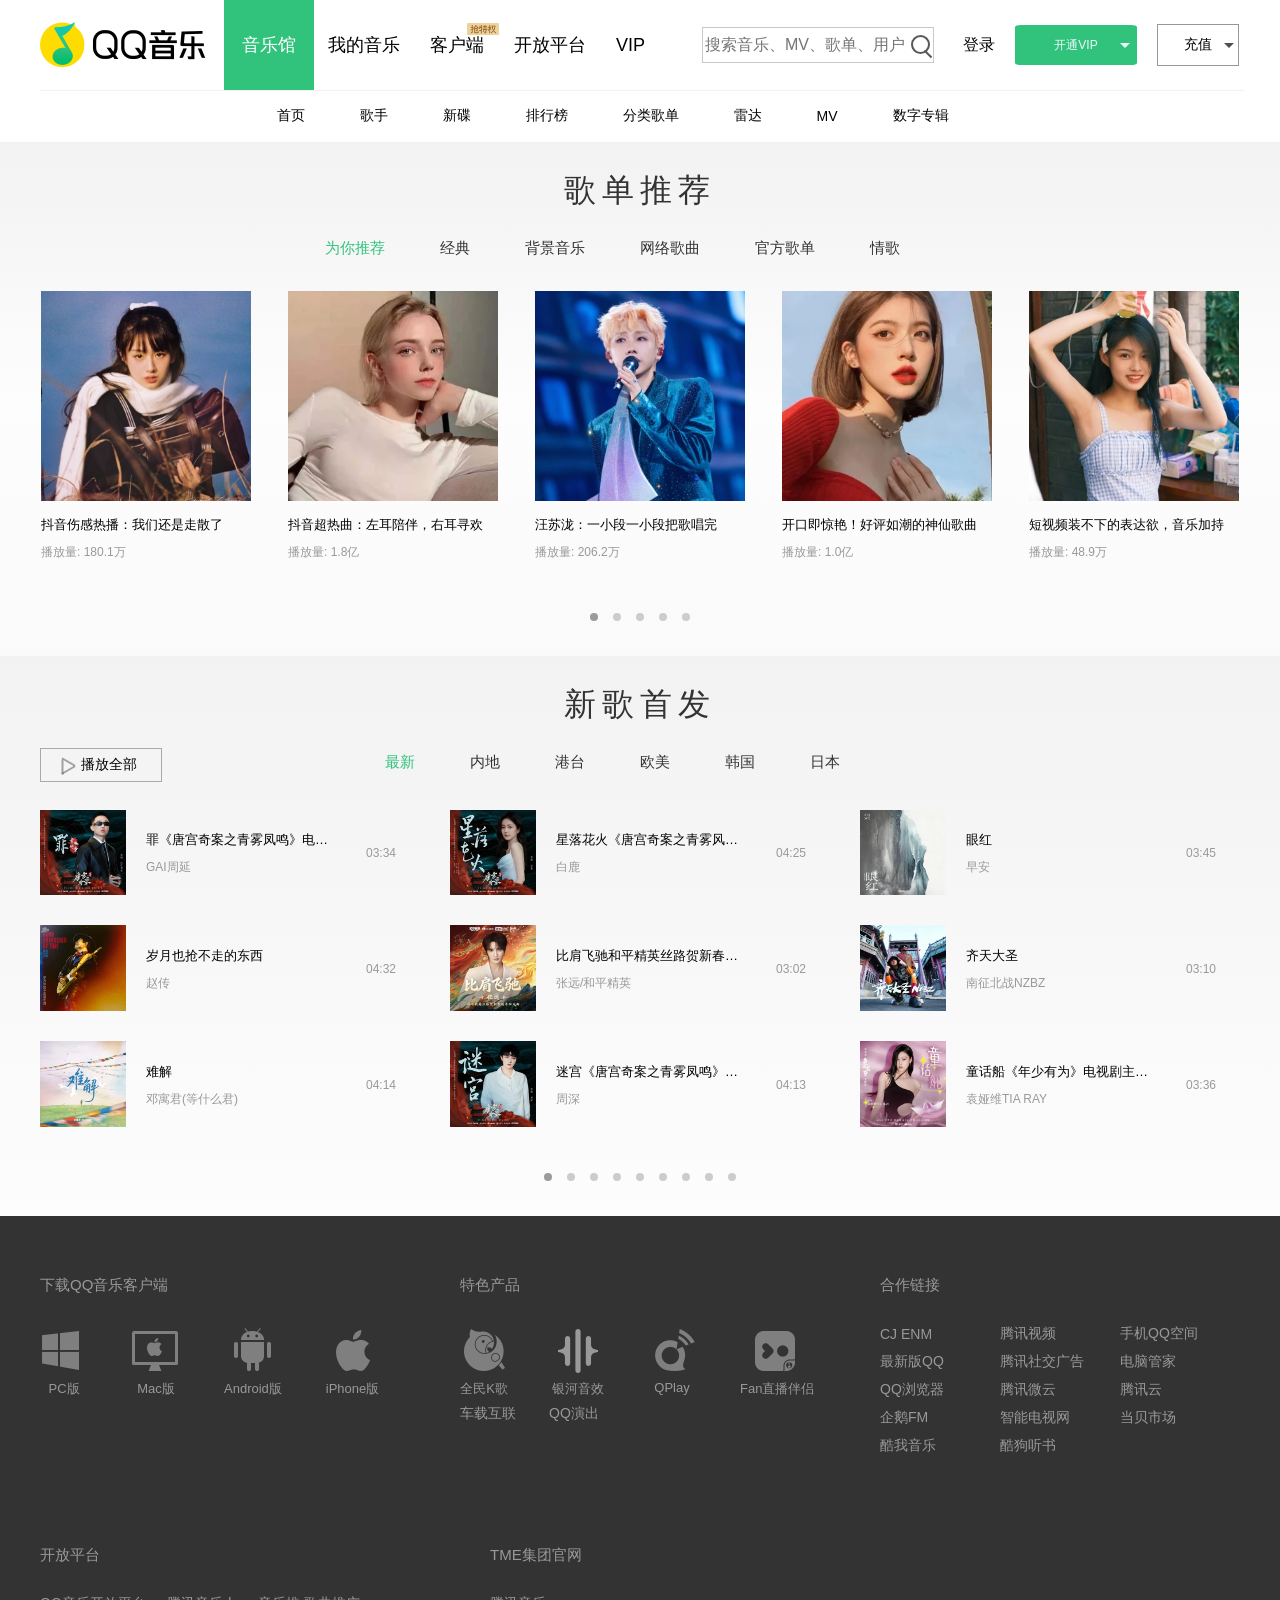
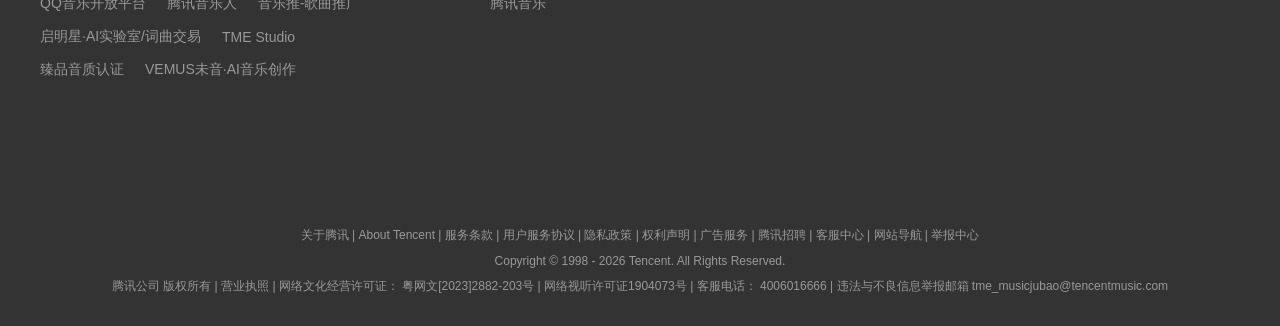
<file: index.html>
<!DOCTYPE html>
<html lang="zh-CN">
<head>
    <meta charset="UTF-8">
    <meta name="viewport" content="width=device-width, initial-scale=1.0">
    <title>QQ音乐-千万正版音乐海量无损曲库新歌热歌天天畅听的高品质音乐平台！</title>
    <link rel="stylesheet" href="./CSS/header.css">
    <link rel="stylesheet" href="./CSS/content.css">
    <link rel="stylesheet" href="./CSS/footer.css">
    <link rel="icon" href="./theContentphotos/photos/logo.png" type="image/png">
</head>
<body>
    <div class="thebiggestbox">

        <div class="header">

            <div class="nav theUnaualrule">

                <div class="nav_content nav_contentOne Center">

                    <div class="navlogo Center">
                        <img src="./theContentphotos/photos/navlogo.png" alt="navlogo" width="170px">
                    </div>

                    <div class="navdot Center">音乐馆</div>

                    <div class="navguideOne">
                        <a href="#" class="guidecontent">我的音乐</a>
                        <div id="khd">
                            <a href="#" class="guidecontent">客户端</a>
                            <img src="./theContentphotos/photos/mark_1.png" alt="" >
                            <div class="jlphoto">
                                <div class="contbox">
                                    <div class="Ii">
                                        <p><i></i>HQ高品质 全员开启</p>
                                        <p><i></i>独家音效 全面升级</p>
                                        <p><i></i>轻盈视觉 动态皮肤</p>
                                    </div>
                                    <span class="downLoad">下载体验</span>
                                </div>
                            </div>
                        </div>
                        <a href="#" class="guidecontent">开放平台</a>
                        <a href="#" class="guidecontent">VIP</a>
                    </div>

                    <div class="Center serch">
                        <div class="ser Center">
                            <input type="text" placeholder="搜索音乐、MV、歌单、用户" id="serch">
                            <button class="navbuttom">搜索</button>
                        </div>
                    </div>

                    <div class="logpage Center">
                        <a href="#" class="guidecontent dl">登录</a>
                        <div class="vip">
                            <a href="#" class="guidecontent dl Center" id="VIP">开通VIP</a>
                            <ul class="ulaa">
                                <li class="liOne liaa">开通超级会员</li>
                                <li class="liTwo liaa">开通绿钻豪华版</li>
                            </ul>
                        </div>
                        <div class="cz">
                            
                            <ul class="ulaa">
                                <li class="liOne liaa">购买乐币</li>
                                <li class="liTwo liaa piaoOne">充值饭票</li>
                                <li class="liTwo liaa piao">开具发票</li>
                            </ul>
                            <a href="#" class="guidecontent dl Center" id="CZ">充值</a>
                        </div>
                    </div>

                </div>
                <div class="nav_content Center" id="nav_contentTwo">
                    <a href="#" class="guidecontent guideBottom">首页</a>
                    <a href="#" class="guidecontent guideBottom">歌手</a>
                    <a href="#" class="guidecontent guideBottom">新碟</a>
                    <a href="#" class="guidecontent guideBottom">排行榜</a>
                    <a href="#" class="guidecontent guideBottom">分类歌单</a>
                    <a href="#" class="guidecontent guideBottom">雷达</a>
                    <a href="#" class="guidecontent guideBottom">MV</a>
                    <a href="#" class="guidecontent guideBottom">数字专辑</a>
                </div>
            </div>
        </div>
        <div class="content">

            <div class="muscontentOne">
                <div class="left" id="left1"></div>
                <div class="backgroudOne">
                    <div class="contName Center"><h2>歌单推荐</h2></div>

                    <div class="contguide Center">
                        <a href="" class="guidecontent guideBottom">为你推荐</a>
                        <a href="" class="guidecontent guideBottom">经典</a>
                        <a href="" class="guidecontent guideBottom">背景音乐</a>
                        <a href="" class="guidecontent guideBottom">网络歌曲</a>
                        <a href="" class="guidecontent guideBottom">官方歌单</a>
                        <a href="" class="guidecontent guideBottom">情歌</a>
                    </div>

                    <div class="tranOne">

                        <!-- 该部分在网页打开后由js导入 -->
                        <div class="contmusic">
                        
                        </div>
                    </div>

                    <div class="carouseldots">
                        <span class="sdot chageColor"></span>
                        <span class="sdot"></span>
                        <span class="sdot"></span>
                        <span class="sdot"></span>
                        <span class="sdot"></span>
                    </div>
                </div>
                <div class="right" id="right1"></div>
            </div>

            <div class="muscontentTwo">
                <div class="left" id="left2"></div>
                <div class="backgroudTwo">
                    <div class="contName Center"><h2>新歌首发</h2></div>

                    <div class="contguide Center guideTwo">
                        <span class="guidelogo"></span>
                        <a href="" class="guidecontent guideBottom">最新</a>
                        <a href="" class="guidecontent guideBottom">内地</a>
                        <a href="" class="guidecontent guideBottom">港台</a>
                        <a href="" class="guidecontent guideBottom">欧美</a>
                        <a href="" class="guidecontent guideBottom">韩国</a>
                        <a href="" class="guidecontent guideBottom">日本</a>
                    </div>

                    <div class="tranTwo">
                        <!-- 以下部分由js插入 -->
                        <div class="fbox">


                        </div>
                    </div>

                    <div class="carouseldots">
                        <span class="dotTwo chageColor"></span>
                        <span class="dotTwo"></span>
                        <span class="dotTwo"></span>
                        <span class="dotTwo"></span>
                        <span class="dotTwo"></span>
                        <span class="dotTwo"></span>
                        <span class="dotTwo"></span>
                        <span class="dotTwo"></span>
                        <span class="dotTwo"></span>
                    </div>
                </div>
                <div class="right" id="right2"></div>
            </div>
        </div>
        <div class="footer">
            <div class="foottxt theUnaualrule">
                <div class="bigBox Center">

                    <div class="footT">
                        <div class="http">
                            <p class="fz">下载QQ音乐客户端</p>
                            <div class="httper Center">
                                <a href="">
                                <!-- <img src="./theContentphotos/photos/PC版.png"  alt="PC版"> -->
                                 <span class="footlogo fLogo1"></span>
                                <p>PC版</p>
                                </a>
                                <a href="">
                                    <!-- <img src="./theContentphotos/photos/mac版.png"  alt=""> -->
                                     <span class="footlogo fLogo2"></span>
                                    <p>Mac版</p>
                                </a>
                                <a href="">
                                    <!-- <img src="./theContentphotos/photos/Android版.png"  alt=""> -->
                                     <span class="footlogo fLogo3"></span>
                                    <p>Android版</p>
                                </a>
                                <a href="">
                                    <!-- <img src="./theContentphotos/photos/ipone版.png"  alt=""> -->
                                     <span class="footlogo fLogo4"></span>
                                    <p>iPhone版</p>
                                </a>
                            </div>

                        </div>
                        <div class="http">
                            <p class="fz">开放平台</p>
                            <div class="hbox">
                                <a href="">QQ音乐开放平台</a>
                                <a href="">腾讯音乐人</a>
                                <a href="">音乐推-歌曲推广</a>
                                <a href="">启明星·AI实验室/词曲交易</a>
                                <a href="">TME Studio</a>
                                <a href="">臻品音质认证</a>
                                <a href="">VEMUS未音·AI音乐创作</a>
                            </div>
                        </div>
                    </div>

                    <div class="footT">
                        <div class="http">
                            <p class="fz">特色产品</p>
                            <div class="httper Center">
                                <a href="">
                                <!-- <img src="./theContentphotos/photos/Kge.png"  alt=""> -->
                                 <span class="footlogo fLogo5"></span>
                                <p>全民K歌</p>
                                </a>
                                <a href="">
                                    <!-- <img src="./theContentphotos/photos/yx.png"  alt=""> -->
                                     <span class="footlogo fLogo6"></span>
                                    <p>银河音效</p>
                                </a>
                                <a href="">
                                    <!-- <img src="./theContentphotos/photos/Qp.png"  alt=""> -->
                                     <span class="footlogo fLogo7"></span>
                                    <p>QPlay</p>
                                </a>
                                <a href="">
                                    <!-- <img src="./theContentphotos/photos/zb.png"  alt=""> -->
                                     <span class="footlogo fLogo8"></span>
                                    <p>Fan直播伴侣</p>
                                </a>
                            </div>

                            <div class="hbox">
                                <a href="" id="CZhl">车载互联</a>
                                <a href="" id="QQyc">QQ演出</a>
                            </div>
                        </div>
                        <div class="http dirright">
                            <p class="fz">TME集团官网</p>
                            <div class="hbox"><a href="">腾讯音乐</a></div>
                        </div>
                    </div>

                    <div class="footT3 footT">
                        <p class="fz">合作链接</p>
                        <div class="httpTwo">
                            <a href="">CJ ENM</a>
                            <a href="">腾讯视频</a>
                            <a href="">手机QQ空间</a>
                            <a href="">最新版QQ</a>
                            <a href="">腾讯社交广告</a>
                            <a href="">电脑管家</a>
                            <a href="">QQ浏览器</a>
                            <a href="">腾讯微云</a>
                            <a href="">腾讯云</a>
                            <a href="">企鹅FM</a>
                            <a href="">智能电视网</a>
                            <a href="">当贝市场</a>
                            <a href="">酷我音乐</a>
                            <a href="">酷狗听书</a>
                        </div>
                    </div>
                </div>
                <div class="smallBox">
                    <div class="Row">
                        <a href="">关于腾讯</a>
                        <span>|</span>
                        <a href="">About Tencent</a>
                        <span>|</span>
                        <a href="">服务条款</a>
                        <span>|</span>
                        <a href="">用户服务协议</a>
                        <span>|</span>
                        <a href="">隐私政策</a>
                        <span>|</span>
                        <a href="">权利声明</a>
                        <span>|</span>
                        <a href="">广告服务</a>
                        <span>|</span>
                        <a href="">腾讯招聘</a>
                        <span>|</span>
                        <a href="">客服中心</a>
                        <span>|</span>
                        <a href="">网站导航</a>
                        <span>|</span>
                        <a href="">举报中心</a>
                    </div>
                    <div class="Row">
                        <span>Copyright © 1998 - 2026 Tencent.</span>
                        <a href="">All Rights Reserved.</a>
                    </div>
                    <div class="Row">
                        <span>腾讯公司</span>
                        <a href="">版权所有</a>
                        <span>|</span>
                        <a href="">营业执照</a>
                        <span>|</span>
                        <span>网络文化经营许可证：</span>
                        <a href="">粤网文[2023]2882-203号</a>
                        <span>|</span>
                        <a href="">网络视听许可证1904073号</a>
                        <span>|</span>
                        <span>客服电话：</span>
                        <a href="">4006016666</a>
                        <span>|</span>
                        <span> 违法与不良信息举报邮箱</span>
                        <a href="">tme_musicjubao@tencentmusic.com</a>
                    </div>
                </div>
            </div>
        </div>
    </div>
<script src="./js/dateLoading.js"></script>
<script src="./js/dateLoadingTwo.js"></script>
<script src="./js/test.js"></script>
</body>
</html>
</file>
<file: CSS/header.css>
body {
    margin:0;
    font-size: 14px;
    padding: 0;
}
.theUnaualrule {
    width: 1200px;
    margin: 0 auto;
    display: flex;
}
.nav {
    flex-direction: column;
    height: 142px;
    gap: 16px;
}
.Center {
    display: flex;
    justify-content: center;
    align-items: center;
    margin: 0 auto;
}
.navlogo {
    width: 170px;
    height: 90px;
    cursor: pointer;
}
.navdot {
    width: 90px;
    height: 90px;
    cursor: pointer;
    background-color: rgb(49, 194, 124);
    color: rgb(255,255,255);
    font-size: 18px;
}
.guidecontent {
    text-decoration: none;
    color: black;
    font-size: 18px;
    margin-right: 30px;
}
.navguideOne {
    width: 360px;
    height: 90px;
    display: flex;
    align-items: center;
}
#serch {
    width: 230px;
}
#serch {
    border: none;
    outline: none;
    font-size: 16px;
}
.serch {
    height: 90px;
}
.ser {
    width: 230px;
    height: 34px;
    border: 1px solid rgb(201,201,201);
}
.navbuttom {
    border: none;
    background-color: transparent;
    width: 30px;
    height: 30px;
    position: relative;
    cursor: pointer;
    font-size: 0px;
}
.navbuttom::before {
    content: "";
    position: absolute;
    width: 15px;
    height: 15px;
    border-radius: 50%;
    border: 2px solid rgb(88,88,88);
    top: 17%;
    left: 17%;
    display: inline-block;
    cursor: pointer;
}
.navbuttom::after {
    content: "";
    position: absolute;
    width: 10px;
    height: 2px;
    background-color: rgb(88,88,88);
    bottom: 16%;
    right: 0%;
    transform: rotate(45deg);
    display: inline-block;
    cursor: pointer;
}
.logpage {
    width: 296px;
    height: 90px;
}
.dl {
    margin: 0 10px;
    font-size: 16px;
}
#VIP {
    width: 122px;
    height: 40px;
    border-radius: 5%;
    background-color: rgb(49,194,124);
    font-size: 12px;
    color: aliceblue;
    position: relative;
}
#VIP::after {
    content: "";
    width: 0;
    height: 0;
    margin-right: 0px;
    border-right: 5px solid transparent;
    border-left: 5px solid transparent;
    border-top: 5px solid aliceblue;
    position: absolute;
    right: 7px;
}
#CZ {
    width: 80px;
    height: 40px;
    border: 1px rgba(0, 0, 0, 0.406) solid;
    font-size: 14px;
    position: relative;
    margin-right: 0;
}
#CZ::after {
    content: "";
    width: 0;
    height: 0;
    margin-right: 0px;
    border-right: 5px solid transparent;
    border-left: 5px solid transparent;
    border-top: 5px solid rgba(0, 0, 0, 0.686);
    position: absolute;
    right: 4px;
}
.nav_contentOne {
    gap: 14px;
    border-bottom: 1.5px solid rgb(242,242,242);
}

.guideBottom {
    margin-right: 55px;
    font-size: 14px;
}
.guidecontent:hover {
    color: rgb(49, 194, 124);
    transition: all 0.1s;
}
 .navbuttom:hover::after {
    background-color: rgb(49, 194, 124);
    transition: all 0.1s;
 }
 .navbuttom:hover::before {
    border-color: rgb(49, 194, 124);
    transition: all 0.1s;
 }
 #CZ:hover {
    color: rgb(255,255,255);
    background-color: rgb(49, 194, 124);
    border: 1px transparent solid;
    transition: all 0.1s;
 }

 /* 后面补充的样式 */
 .vip {
    position: relative;
 }
 .ulaa {
    position: absolute;
    list-style: none;
    left: 11px;
    margin-top: 0px;
    cursor: pointer;
    display: none;
    border-radius: 5%;
    box-sizing: border-box;
    padding: 0;
 }
 .liaa {
    list-style: none;
    width: 122px;
    height: 38px;
    /* background-color: rgb(49, 194, 124); */
    box-sizing: border-box;
    border: 1px black solid;
    border: 1px solid #c9c9c9;
    font-size: 13px;
    line-height: 38px;
    text-align: center;
 }
 .vip:hover #VIP::after {
    border-top: none;
    border-left: 5px solid transparent;
    border-right: 5px solid transparent;
    border-bottom: 5px solid aliceblue;
 }
 .vip:hover .ulaa {
    display: block;
 }
 .liaa:hover {
    background-color: rgb(49, 194, 124);
    border: none;
    color: #fff;
 }
 .liOne {
    border-top: none;
    border-bottom: none;
 }
 .liTwo:hover {
    height: 38px;
 }
 .cz {
    position: relative;
 }
 .cz:hover #CZ::after {
    border-top: none;
    border-left: 5px solid transparent;
    border-right: 5px solid transparent;
    border-bottom: 5px solid aliceblue;
 }
 .cz:hover .ulaa {
    display: block;
 }
 .cz li {
    width: 83px;
 }
 .ulaa:hover + #CZ::after {
    border-bottom: 5px solid rgba(0, 0, 0, 0.686);;
 }
 .cz > ul {
    left: 10px;
    margin-top: 42px;
 }
 
 .cz li:nth-child(2):hover + .piao {
    opacity: 1;
 }
.piao{
    top: 38px;
    left: 82px;
    position: absolute;
    border: 1px solid #c9c9c9;
    border-left: none;
    opacity: 0;
 }
 .piao:hover {
    opacity: 1;
 }
 #khd {
    position: relative;
 }
 #khd > img {
    position: absolute;
    width: 32px;
    right: 15px;
    top: -10px;
 }
 .jlphoto {
    background-color: transparent;
    height: 190px;
    width: 160px;
     position: absolute;
     z-index: 2;
     display: flex;
     justify-content: center;
     align-items: center;
     top: 20px;
     left: 0px;
     display: none;
 }
 .contbox {
        background-color: #fff;
    height: 160px;
    width: 160px;
    display: flex;
     justify-content: center;
     align-items: center;
     flex-direction: column;
     border-radius: 7px;
     box-shadow: 1px 1px 5px rgba(0, 0, 0, 0.356);
 }
 .jlphoto:hover {
    display: flex;
 }
 #khd:hover .jlphoto {
    display: flex;
 }
 .Ii {
 
    display: flex;
    justify-content: center;
    align-items: center;
    flex-wrap: wrap;
    width: 140px;
    height: 120px;
    flex-direction: column;
 }
 .Ii > p {
    display: flex;
    width: 140px;
    height: 25px;
    font-size: 12px;
    text-align: center;
    /* justify-content: center; */
    gap: 10px;
    align-items: center;
 }
 .Ii i {
    margin-left: 10px;
    display: inline-block;
    width: 14px;
    height: 14px;
    background-image: url(../theContentphotos/photos/tub.png);
    line-height: 25px;
 }
 .Ii p:nth-child(1) > i {
    background-position: 0 0;
 }
 .Ii p:nth-child(2) > i {
    background-position: 0 -30px;
 }
 .Ii p:nth-child(3) > i {
    background-position: 0 -60px;
 }
 .downLoad {
    display: inline-block;
    width: 140px;
    text-align: center;
    background-color: rgb(49, 194, 124);
    border-radius: 15px;
    color: #fff;
    height: 25px;
    font-size: 14px;
    line-height: 25px;
    cursor: pointer;
 }
 .downLoad:hover {
    box-shadow: 0px 0px 2px rgba(0, 0, 0, 0.525);
 }
</file>
<file: CSS/content.css>
body {
     font-family: Tahoma, Arial, \5FAE\8F6F\96C5\9ED1, sans-serif;
}
h2 {
    font-family: poppin;
    font-size: 32px;
    font-weight: 550;
    letter-spacing: 6px;
}
.contName {
    width: 1200px;
    text-align: center;
    font-size: 24px;
    margin: 0 auto;
    font-weight: 500;
    font-family: poppin;
    color: #333;
}
.contguide {
    width: 1200px;
    margin-bottom: 30px;
}
.contguide > a:first-of-type {
    color: rgb(49, 194, 124);
}
.contguide > a {
    font-size: 15px;
    color: #333;
}
.contmusic {
    display: flex;
    flex-direction: row;
    margin: 0 auto;
    /* gap: 38px; */
    position: relative;
    height: 280px;
    transition: all 0.4s;
}
.midtip {
    margin: 0;
    font-size: 13px;
}
p {
    margin: 5px 0 5px 0;
}
.views {
    font-size: 12px;
    color: rgb(153,153,153);
    display: inline-block;
}
.carouseldots {
    margin: 0 auto;
    width: 1200px;
    text-align: center;
    margin-top: 45px;
    display: flex;
    justify-content: center;
    gap: 15px;
    padding-bottom: 35px;
}
.sdot,
.dotTwo {
    width: 8px;
    height: 8px;
    background-color: #ccc;
    display: inline-block;
    border-radius: 50%;
    cursor: pointer;
}
.sdot:hover,.dotTwo:hover {
    background-color: rgb(155,155,155);
    transition: all 0.1s;
}
.muscontentOne {
    background: linear-gradient(to bottom, rgb(242,242,242) 0%, rgb(253,253,253) 50%,rgb(250,250,250) 100%);
    position: relative;
}

.muscontentTwo {
        background: linear-gradient(to bottom, rgb(242,242,242) 0%, rgb(253,253,253) 100%);
        position: relative;
}
.outbox {
    width: 210px;
}
.innerbox {
    overflow: hidden;
    width: 210px;
    height: 210px;
    position: relative;
    cursor: pointer;
}
.outbox > p:first-of-type{
    margin-top: 15px;
}
.markOne::before, 
.markOne::after,
.markTwo::before, 
.markTwo::after {
    content: "";
    width: 0;
    height: 0;
}
.mask,
.maskTwo {
    background-color: rgba(1, 1, 1, 0.16);
    box-shadow: 0 5px 15px rgba(0, 0, 0, 0.1);
    position: absolute;
    top: 0px;
    left: 0px;
    transform: scale(1.05);
    transition: all 0.2s;
}
.mask {
    width: 210px;
    height: 210px;
    opacity: 0;
    }
.mask::after {
    border-top: 3.6px solid transparent;
    border-bottom: 3.6px solid transparent;
    border-left: 6.0px solid rgba(0, 0, 0, 0.514);
}
.innerbox:hover .mask,
.innerboxTwo:hover .maskTwo {
    opacity: 1;
    transition: all 0.5s ease 50ms;
}
.innerbox:hover img,
.innerboxTwo:hover img {
    transform: scale(1.08);
    box-shadow: 0 5px 15px rgba(0, 0, 0, 0.466);
    transition: all 0.5s ease 50ms;
}
.mask::after,
.markOne::before,
.maskTwo::before,
.maskTwo::after {
    content: "";
    position: absolute;
    right: 0;
    top: 0;
    bottom: 0;
    margin: auto;
}
.mask::before {
    width: 4px;
    height: 4px;
    background-color: aliceblue;
    border-radius: 50%;
}
.mask:hover::before {
    left: -4px;
    width: 56px;
    height: 56px;
    background-color: aliceblue;
    border-radius: 50%;
    transition: all 0.3s cubic-bezier(0.6,0,15,0.7) 10ms;
}
.mask:hover::after {
    left: 0;
    border-top: 15px solid transparent;
    border-bottom: 15px solid transparent;
    border-left: 25px solid rgba(0, 0, 0, 0.514);
    width: 0;
    height: 0;
    transition: all 0.3s cubic-bezier(0.6,0,15,0.7) 10ms;
}

.tranOne,
.tranTwo {
    width: 1200px;
    overflow: hidden;
    margin: 0 auto;
}
.contmusicOne,.contmusicTwo {
    flex-wrap: wrap;
    width: 1200px;
    gap: 37px;
    flex-shrink: 0;
}
.left,
.right {
    position: absolute;
    top: 0;
    bottom: 0;
    /* left: 0; */
    margin: auto;
    cursor: pointer;
    width: 79px;
    height: 108px;
    background-color: rgb(236, 236, 236);
    transition: all 0.3s;
    opacity: 0;
}
.muscontentOne:hover #left1,
.muscontentOne:hover #right1,
.muscontentTwo:hover #left2,
.muscontentTwo:hover #right2 {
    opacity: 1;
}
.left {
    left: 0;
}
.left::before,
.left::after,
.right::before,
.right::after {
    content: "";
    width: 40px;
    height: 3px;
    position: absolute;
    top: 0;
    bottom: 0;
    margin: auto 0;

}
.left::before{
    background-color: rgba(114, 114, 114);
    transform: rotate(45deg);
    bottom: -27px;
    left: 15px;
}
.left::after{
    background-color: rgba(114, 114, 114);
    transform: rotate(-45deg);
    top: -27px;
    left: 15px;
}
.left:hover,
.right:hover {
    background-color: rgb(225,225,225);
    transition: all 0s;
}
.right {
    right: 0;
}
.right::before {
    background-color: rgba(114, 114, 114);
    transform: rotate(-45deg);
    bottom: -27px;
    right: 15px;
}
.right::after {
    background-color: rgba(114, 114, 114);
    transform: rotate(45deg);
    top: -27px;
    right: 15px;
}
.scare {
    transform: scale(1.08);
    box-shadow: 0 5px 15px rgba(0, 0, 0, 0.466);
    transition: all 0.5s;
}
.tranTwo {
    height: 318px;
}
.contmusicTwo {
    gap: 30px;
    height: 318px;
}

.divp {
    width: 200px;
}
.outboxTwo {
    height: 86px;
    width: 380px;
    display: flex;
    align-items: center;
    gap: 20px;
    cursor: pointer;
}
.divp p:nth-child(2):hover {
    color: rgb(49, 194, 124);
}
.chageColor {
    background-color: rgb(155,155,155);
}
.guideTwo {
    position: relative;
    margin-bottom: 38px;
}
.guidelogo {
    position: absolute;
    width: 120px;
    height: 32px;
    display: inline-block;
    background-color: transparent;
    border: 1px solid rgba(0, 0, 0, 0.311);
    left: 0px;
    top: -5px;
    cursor: pointer;
}
.guidelogo:hover {
    background-color: #3333330a;
}
.guidelogo::before,
.guideTwo::before,
.guideTwo::after {
    position: absolute;
    content: "";
    width: 15px;
    height: 2px;
    background-color: #3333336d;
}
.guideTwo::after {
    top: 8px;
    left: 21px;
    transform: rotate(30deg);
}
.guidelogo::before {
    top: 20px;
    left: 20px;
    transform: rotate(-30deg);
}
.guideTwo::before {
    top: 13px;
    left: 15px;
    transform: rotate(90deg);
}
.guidelogo::after {
    content: "播放全部";
    position: absolute;
    top: 7px;
    left: 40px;
    cursor: pointer;
}
.fbox {
    height: 318px;
    display: flex;
    flex-direction: row;
    transition: all 0.4s;
}
.innerboxTwo {
    position: relative;
    width: 86px;
    height: 89px;
    overflow: hidden;
}
.maskTwo {
    width: 86px;
    height: 86px;
    opacity: 0;
    }
.maskTwo::before {
    width: 5px;
    height: 5px;
    background-color: aliceblue;
    border-radius: 50%;
    }
.maskTwo:hover::before {
    left: -2px;
    width: 30px;
    height: 30px;
    background-color: aliceblue;
    border-radius: 50%;
    transition: all 0.3s cubic-bezier(0.6,0,15,0.7) 10ms;
}
.maskTwo::after {
    border-top: 2px solid transparent;
    border-bottom: 2px solid transparent;
    border-left: 3.2px solid rgba(0, 0, 0, 0.507);
}
.maskTwo:hover::after {
    left: 0;
    border-top: 8px solid transparent;
    border-bottom: 8px solid transparent;
    border-left: 12.8px solid rgba(0, 0, 0, 0.507);
    width: 0;
    height: 0;
    transition: all 0.3s cubic-bezier(0.6,0,15,0.7) 10ms;

}

.backgroudOne {
    background: linear-gradient(to bottom, rgb(242, 242, 242) 0%, rgb(253, 253, 253) 50%, rgb(250, 250, 250) 100%);
    width: 1200px;
    margin: 0 auto;
}
.backgroudTwo {
    background: linear-gradient(to bottom, rgb(242, 242, 242) 0%, rgb(253, 253, 253) 100%);
    width: 1200px;
    margin: 0 auto;
}
</file>
<file: CSS/footer.css>
.footer {
    background-color: rgb(51,51,51);
}
.foottxt {
    width: 1200px;
    height: 710px;
    flex-direction: column;
    background-color: rgb(51,51,51);
    font-size: 14px;
    color: #999;
}
.bigBox {
    width: 1200px;
    height: 580px;
    flex: 1;
    gap: 60px;
}
.smallBox {
    width: 1200px;
    height: 130px;
}
.footT {
    width: 360px;
    height: 580px;
    display: flex;
    /* justify-content: center; */
    /* align-items: center; */
    flex-wrap: wrap;
    flex-direction: column;
}
.http {
    width: 360px;
    height: 270px;
    display: flex;

    flex-direction: column;
}
.fz {
    font-size: 15px;
    margin: 60px 0 30px 0;
}
.httper a {
    display: flex;
    height: 80px;
    /* width: 65px; */
    flex-direction: column;
    align-items: center;
    /* justify-content: center; */
    text-decoration: none;
    color: #999;
    overflow: hidden;
}
.httper {
    gap: 44px;
    margin: 0;
    justify-content: left;
}
.httper p {
    font-size: 13px;
}
.httper a:hover {
    color: rgb(49, 194, 124);
    /* transform: translateY(-1px); */
}
.hbox {
    display: flex;
    /* justify-content: center; */
    align-items: center;
    flex-wrap: wrap;
    gap: 15px;
    column-gap: 21px;

}
.hbox > a {
    text-decoration: none;
    color: #999;
    font-size: 14px;
}
.hbox > a:hover {
    color: rgb(49, 194, 124);
}
.dirright {
    margin-left: 30px;
}
#QQyc {
    margin-left: 12px;
}
.httpTwo {
    display: flex;
    flex-wrap: wrap;
    align-items: center;
    gap: 20px;
    row-gap: 10px;
}
.httpTwo > a {
    width: 100px;
    text-decoration: none;
    font-size: 14px;
    color: #999;
}
.httpTwo > a:hover {
    color: rgb(49, 194, 124);
}
.smallBox {
    display: flex;
    flex-direction: column;
    justify-content: center;
    align-items: center;
    font-size: 12px;
    gap: 10px;
}
.Row > a {
    width: 100px;
    text-decoration: none;
    font-size: 14px;
    color: #999;
    font-size: 12px;
}
.Row > a:hover {
    color: rgb(49, 194, 124);
}
.footlogo {
    display: inline-block;
    width: 48px;
    height: 50px;
    background-image: url(../theContentphotos/photos/footLogo.png);
    background-position-y: 0px;
}
.fLogo1 {
    background-position-x: -1px;
}
.fLogo2 {
    background-position-x: -92px;
}
.fLogo3 {
    background-position-x: -185px;
}
.fLogo4 {
    background-position-x: -272px;
}
.fLogo5 {
    background-position-x: -366px;
}
.fLogo6 {
    background-position-x: -457px;
}
.fLogo7 {
    background-position-x: -556px;
}
.fLogo8 {
    background-position-x: -648px;
}
.httper a:hover .footlogo {
    background-position-y: -49px;
}
.fLogo6:hover,
.fLogo7:hover {
    transform: translateY(0.5px);
}
</file>
